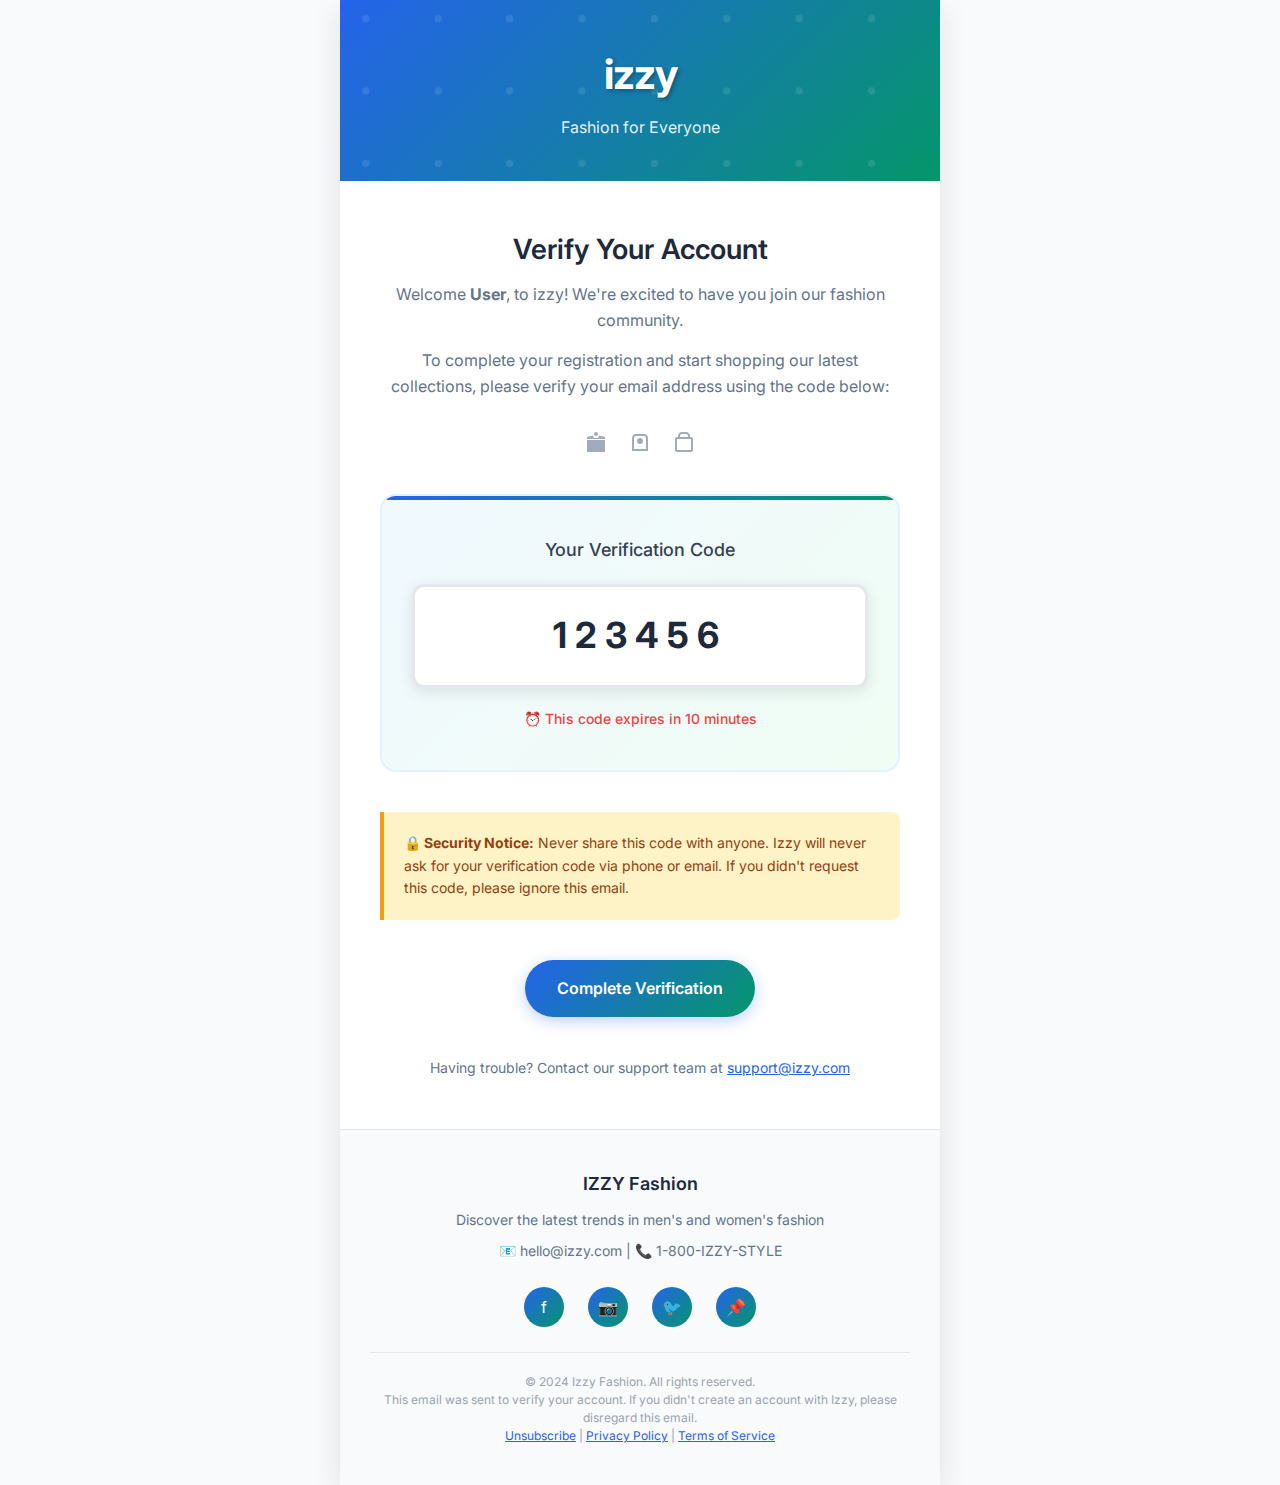
<file: src/main/resources/templates/otp-email-template.html>
<!DOCTYPE html>
<html lang="en">
<head>
    <meta charset="UTF-8">
    <meta name="viewport" content="width=device-width, initial-scale=1.0">
    <title>Verify Your Account - izzy Fashion</title>
    <style>
        @import url('https://fonts.googleapis.com/css2?family=Inter:wght@300;400;500;600;700&display=swap');
        
        * {
            margin: 0;
            padding: 0;
            box-sizing: border-box;
        }
        
        body {
            font-family: 'Inter', Arial, sans-serif;
            line-height: 1.6;
            color: #333333;
            background-color: #f8fafc;
        }
        
        .email-container {
            max-width: 600px;
            margin: 0 auto;
            background-color: #ffffff;
            box-shadow: 0 10px 30px rgba(0, 0, 0, 0.1);
        }
        
        .header {
            background: linear-gradient(135deg, #2563eb 0%, #059669 100%);
            padding: 40px 30px;
            text-align: center;
            position: relative;
            overflow: hidden;
        }
        
        .header::before {
            content: '';
            position: absolute;
            top: -50%;
            left: -50%;
            width: 200%;
            height: 200%;
            background: url('data:image/svg+xml,<svg xmlns="http://www.w3.org/2000/svg" viewBox="0 0 100 100"><defs><pattern id="pattern" x="0" y="0" width="20" height="20" patternUnits="userSpaceOnUse"><circle cx="10" cy="10" r="1" fill="rgba(255,255,255,0.1)"/></pattern></defs><rect width="100" height="100" fill="url(%23pattern)"/></svg>');
            animation: float 20s ease-in-out infinite;
        }
        
        @keyframes float {
            0%, 100% { transform: translateY(0px) rotate(0deg); }
            50% { transform: translateY(-20px) rotate(180deg); }
        }
        
        .logo {
            position: relative;
            z-index: 2;
        }
        
        .logo h1 {
            color: #ffffff;
            font-size: 42px;
            font-weight: 700;
            margin-bottom: 8px;
            text-shadow: 2px 2px 4px rgba(0, 0, 0, 0.3);
            letter-spacing: -1px;
        }
        
        .logo p {
            color: rgba(255, 255, 255, 0.9);
            font-size: 16px;
            font-weight: 400;
            margin: 0;
        }
        
        .content {
            padding: 50px 40px;
            text-align: center;
        }
        
        .welcome-text {
            margin-bottom: 30px;
        }
        
        .welcome-text h2 {
            color: #1e293b;
            font-size: 28px;
            font-weight: 600;
            margin-bottom: 15px;
            line-height: 1.3;
        }
        
        .welcome-text p {
            color: #64748b;
            font-size: 16px;
            line-height: 1.6;
            margin-bottom: 15px;
        }
        
        .otp-section {
            background: linear-gradient(135deg, #f0f9ff 0%, #f0fdf4 100%);
            border: 2px solid #e0f2fe;
            border-radius: 16px;
            padding: 40px 30px;
            margin: 40px 0;
            position: relative;
            overflow: hidden;
        }
        
        .otp-section::before {
            content: '';
            position: absolute;
            top: 0;
            left: 0;
            right: 0;
            height: 4px;
            background: linear-gradient(90deg, #2563eb 0%, #059669 100%);
        }
        
        .otp-label {
            color: #374151;
            font-size: 18px;
            font-weight: 500;
            margin-bottom: 20px;
        }
        
        .otp-code {
            background: #ffffff;
            border: 3px solid #e5e7eb;
            border-radius: 12px;
            padding: 20px 30px;
            font-size: 36px;
            font-weight: 700;
            color: #1e293b;
            letter-spacing: 8px;
            margin: 20px 0;
            box-shadow: 0 4px 15px rgba(0, 0, 0, 0.1);
            transition: all 0.3s ease;
        }
        
        .otp-code:hover {
            border-color: #2563eb;
            box-shadow: 0 6px 20px rgba(37, 99, 235, 0.2);
        }
        
        .otp-validity {
            color: #ef4444;
            font-size: 14px;
            font-weight: 500;
            margin-top: 15px;
        }
        
        .security-note {
            background: #fef3c7;
            border-left: 4px solid #f59e0b;
            padding: 20px;
            margin: 30px 0;
            border-radius: 0 8px 8px 0;
        }
        
        .security-note p {
            color: #92400e;
            font-size: 14px;
            margin: 0;
            text-align: left;
        }
        
        .cta-section {
            margin: 40px 0;
        }
        
        .cta-button {
            display: inline-block;
            background: linear-gradient(135deg, #2563eb 0%, #059669 100%);
            color: #ffffff;
            text-decoration: none;
            padding: 16px 32px;
            border-radius: 50px;
            font-weight: 600;
            font-size: 16px;
            transition: all 0.3s ease;
            box-shadow: 0 4px 15px rgba(37, 99, 235, 0.3);
        }
        
        .cta-button:hover {
            transform: translateY(-2px);
            box-shadow: 0 6px 20px rgba(37, 99, 235, 0.4);
        }
        
        .footer {
            background: #f8fafc;
            padding: 40px 30px;
            text-align: center;
            border-top: 1px solid #e2e8f0;
        }
        
        .footer-content {
            margin-bottom: 25px;
        }
        
        .footer-content h3 {
            color: #1e293b;
            font-size: 18px;
            font-weight: 600;
            margin-bottom: 10px;
        }
        
        .footer-content p {
            color: #64748b;
            font-size: 14px;
            margin-bottom: 8px;
        }
        
        .social-links {
            margin: 25px 0;
        }
        
        .social-links a {
            display: inline-block;
            margin: 0 10px;
            padding: 10px;
            background: linear-gradient(135deg, #2563eb 0%, #059669 100%);
            color: #ffffff;
            text-decoration: none;
            border-radius: 50%;
            width: 40px;
            height: 40px;
            line-height: 20px;
            transition: all 0.3s ease;
        }
        
        .social-links a:hover {
            transform: translateY(-2px);
            box-shadow: 0 4px 15px rgba(37, 99, 235, 0.3);
        }
        
        .footer-note {
            color: #9ca3af;
            font-size: 12px;
            line-height: 1.5;
            margin-top: 20px;
            padding-top: 20px;
            border-top: 1px solid #e5e7eb;
        }
        
        .fashion-icons {
            display: flex;
            justify-content: center;
            gap: 20px;
            margin: 30px 0;
            opacity: 0.6;
        }
        
        .fashion-icon {
            width: 24px;
            height: 24px;
            fill: #64748b;
        }
        
        @media only screen and (max-width: 600px) {
            .email-container {
                margin: 0;
                box-shadow: none;
            }
            
            .header {
                padding: 30px 20px;
            }
            
            .logo h1 {
                font-size: 32px;
            }
            
            .content {
                padding: 30px 20px;
            }
            
            .welcome-text h2 {
                font-size: 24px;
            }
            
            .otp-section {
                padding: 30px 20px;
                margin: 30px 0;
            }
            
            .otp-code {
                font-size: 28px;
                letter-spacing: 4px;
                padding: 15px 20px;
            }
            
            .footer {
                padding: 30px 20px;
            }
        }
    </style>
</head>
<body>
    <div class="email-container">
        <!-- Header -->
        <div class="header">
            <div class="logo">
                <h1 style="font-weight: bold">izzy</h1>
                <p>Fashion for Everyone</p>
            </div>
        </div>
        
        <!-- Main Content -->
        <div class="content">
            <div class="welcome-text">
                <h2>Verify Your Account</h2>
                <p>Welcome <strong th:text="${fullName}">User</strong>, to izzy! We're excited to have you join our fashion community.</p>
                <p>To complete your registration and start shopping our latest collections, please verify your email address using the code below:</p>
            </div>
            
            <!-- Fashion Icons -->
            <div class="fashion-icons">
                <svg class="fashion-icon" viewBox="0 0 24 24">
                    <path d="M12 2C13.1 2 14 2.9 14 4C14 5.1 13.1 6 12 6C10.9 6 10 5.1 10 4C10 2.9 10.9 2 12 2ZM21 9V7L15 5.5V6C15 7.1 14.1 8 13 8H11C9.9 8 9 7.1 9 6V5.5L3 7V9H21ZM21 10H3V22H21V10Z"/>
                </svg>
                <svg class="fashion-icon" viewBox="0 0 24 24">
                    <path d="M16 4C18.2 4 20 5.8 20 8V21H4V8C4 5.8 5.8 4 8 4H16ZM8 6C6.9 6 6 6.9 6 8V19H18V8C18 6.9 17.1 6 16 6H8ZM12 8C13.7 8 15 9.3 15 11S13.7 14 12 14 9 12.7 9 11 10.3 8 12 8Z"/>
                </svg>
                <svg class="fashion-icon" viewBox="0 0 24 24">
                    <path d="M19 7H18V6C18 3.8 16.2 2 14 2H10C7.8 2 6 3.8 6 6V7H5C3.9 7 3 7.9 3 9V20C3 21.1 3.9 22 5 22H19C20.1 22 21 21.1 21 20V9C21 7.9 20.1 7 19 7ZM10 4H14C15.1 4 16 4.9 16 6V7H8V6C8 4.9 8.9 4 10 4ZM19 20H5V9H19V20Z"/>
                </svg>
            </div>
            
            <!-- OTP Section -->
            <div class="otp-section">
                <div class="otp-label">Your Verification Code</div>
                <div class="otp-code"  th:text="${code}">123456</div>
                <div class="otp-validity">⏰ This code expires in 10 minutes</div>
            </div>
            
            <!-- Security Note -->
            <div class="security-note">
                <p><strong>🔒 Security Notice:</strong> Never share this code with anyone. Izzy will never ask for your verification code via phone or email. If you didn't request this code, please ignore this email.</p>
            </div>
            
            <!-- CTA Button -->
            <div class="cta-section">
                <a href="#" class="cta-button">Complete Verification</a>
            </div>
            
            <p style="color: #64748b; font-size: 14px; margin-top: 30px;">
                Having trouble? Contact our support team at <a href="mailto:support@izzy.com" style="color: #2563eb;">support@izzy.com</a>
            </p>
        </div>
        
        <!-- Footer -->
        <div class="footer">
            <div class="footer-content">
                <h3>IZZY Fashion</h3>
                <p>Discover the latest trends in men's and women's fashion</p>
                <p>📧 hello@izzy.com | 📞 1-800-IZZY-STYLE</p>
            </div>
            
            <div class="social-links">
                <a href="#" title="Facebook">f</a>
                <a href="#" title="Instagram">📷</a>
                <a href="#" title="Twitter">🐦</a>
                <a href="#" title="Pinterest">📌</a>
            </div>
            
            <div class="footer-note">
                <p>© 2024 Izzy Fashion. All rights reserved.</p>
                <p>This email was sent to verify your account. If you didn't create an account with Izzy, please disregard this email.</p>
                <p><a href="#" style="color: #2563eb;">Unsubscribe</a> | <a href="#" style="color: #2563eb;">Privacy Policy</a> | <a href="#" style="color: #2563eb;">Terms of Service</a></p>
            </div>
        </div>
    </div>
</body>
</html>
</file>
